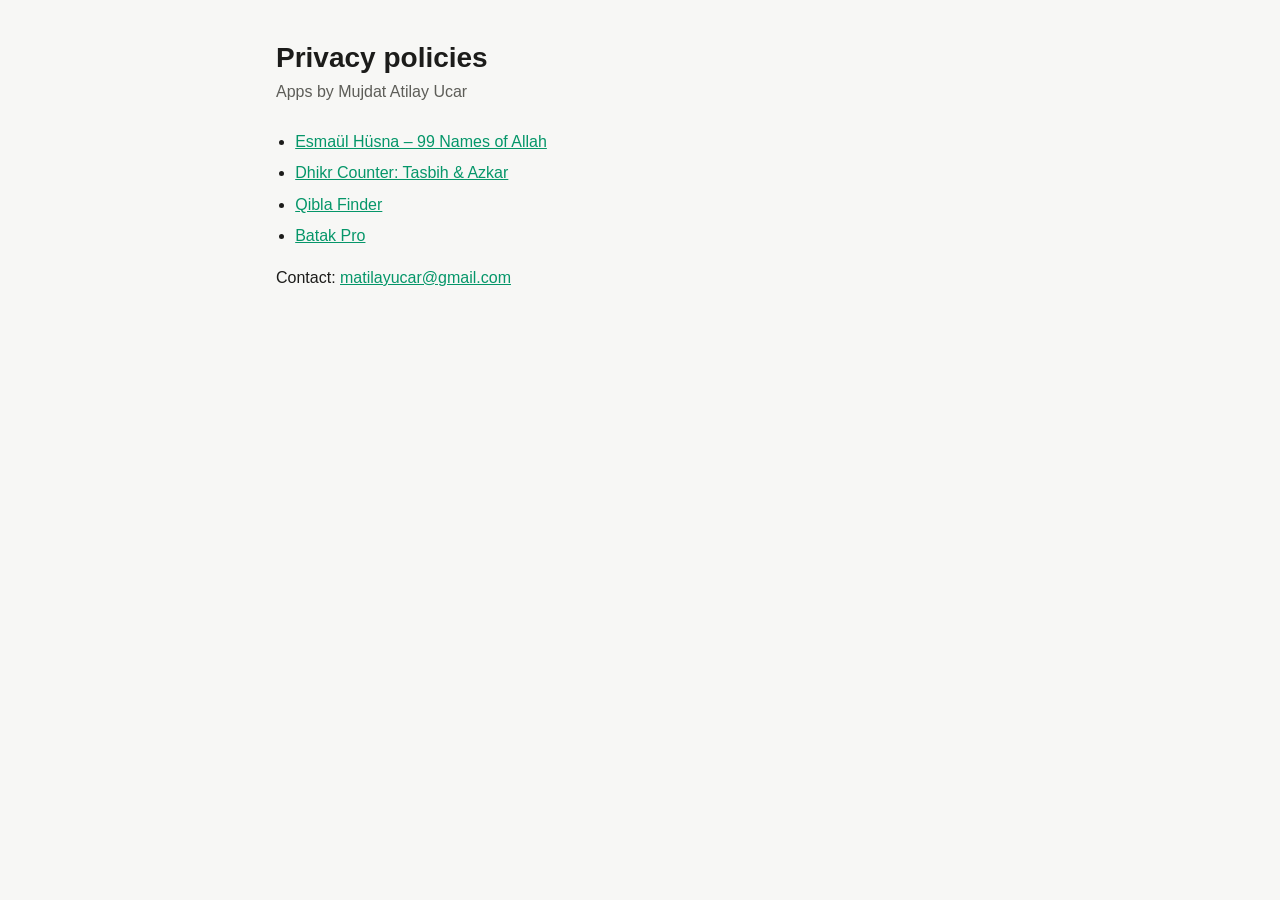
<file: index.html>
<!doctype html><html lang="en"><head><meta charset="utf-8"><meta name="viewport" content="width=device-width,initial-scale=1"><title>App Privacy Policies</title><link rel="stylesheet" href="style.css"></head><body><main><h1>Privacy policies</h1><p class="meta">Apps by Mujdat Atilay Ucar</p><ul><li><a href="esma/privacy-policy.html">Esmaül Hüsna – 99 Names of Allah</a></li><li><a href="dhikr/privacy-policy.html">Dhikr Counter: Tasbih &amp; Azkar</a></li><li><a href="qibla/privacy-policy.html">Qibla Finder</a></li><li><a href="batak/privacy-policy.html">Batak Pro</a></li></ul><p>Contact: <a href="mailto:matilayucar@gmail.com">matilayucar@gmail.com</a></p></main></body></html>
</file>
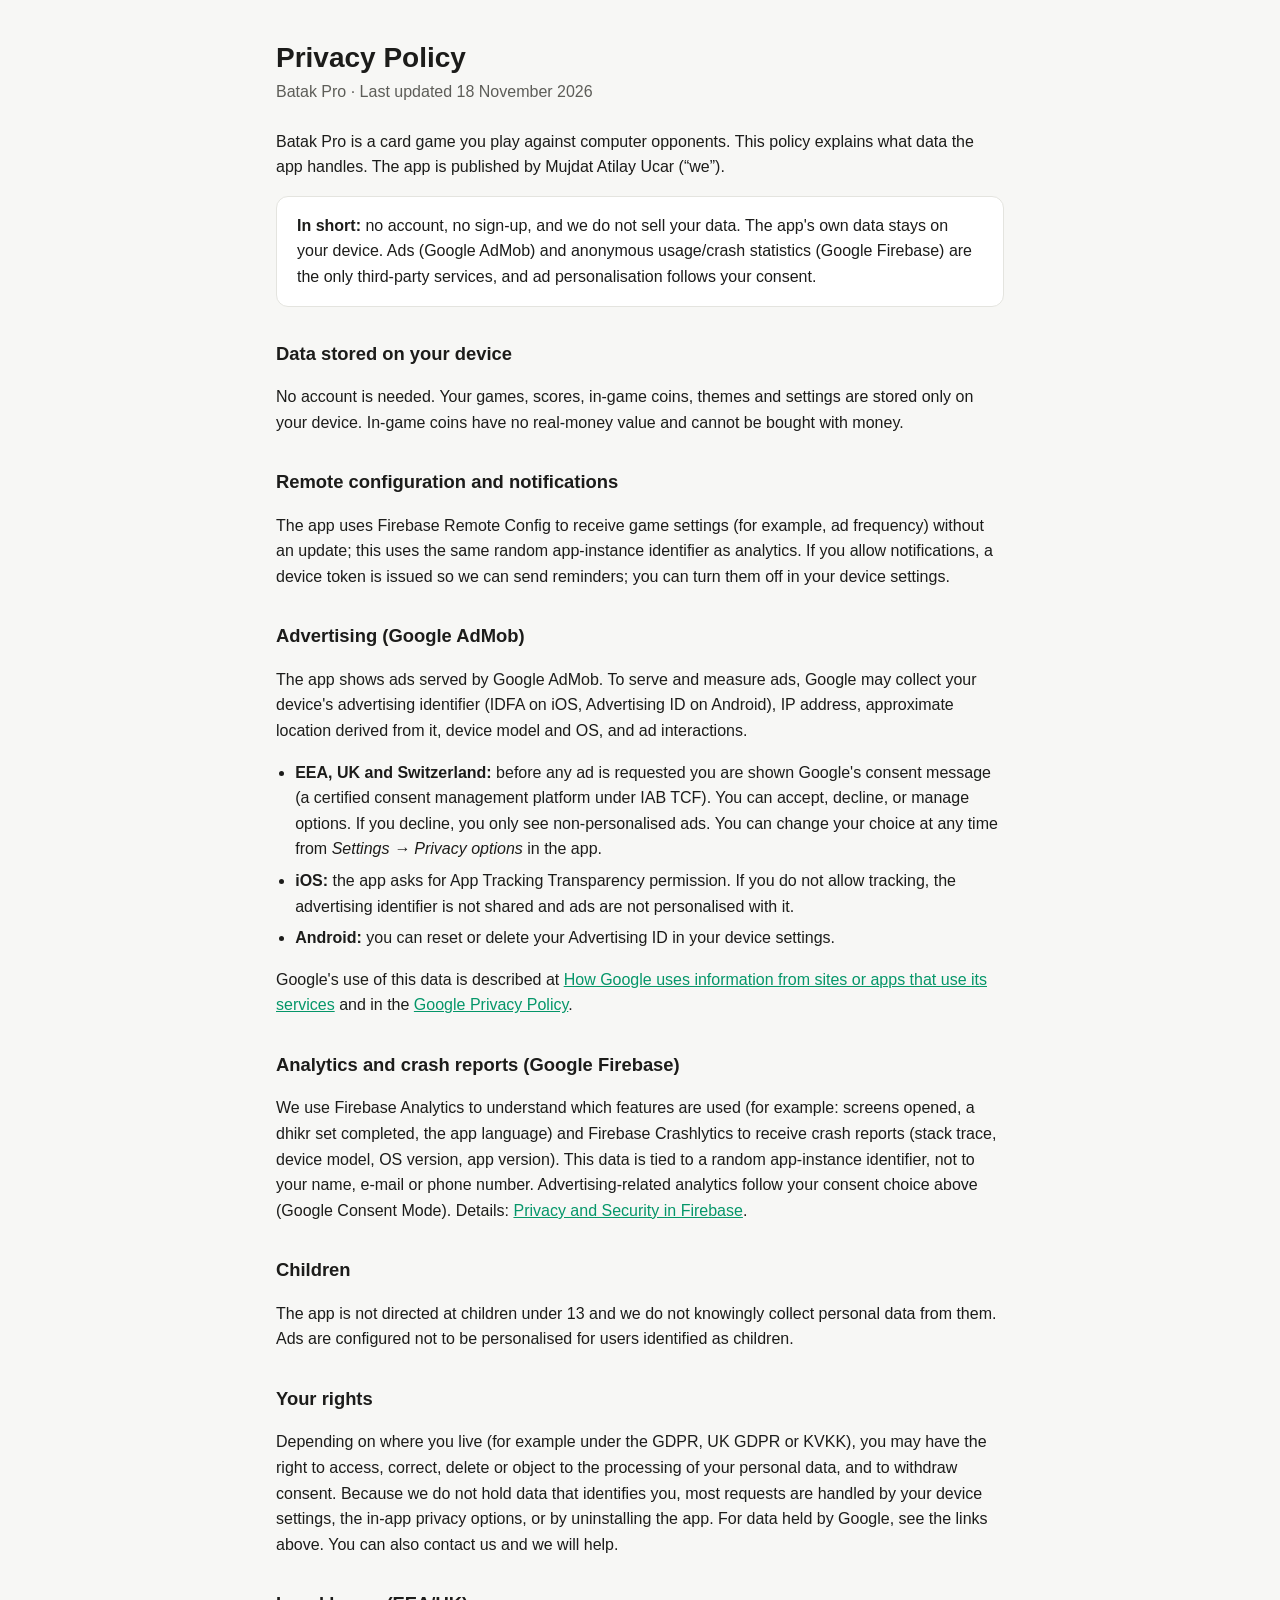
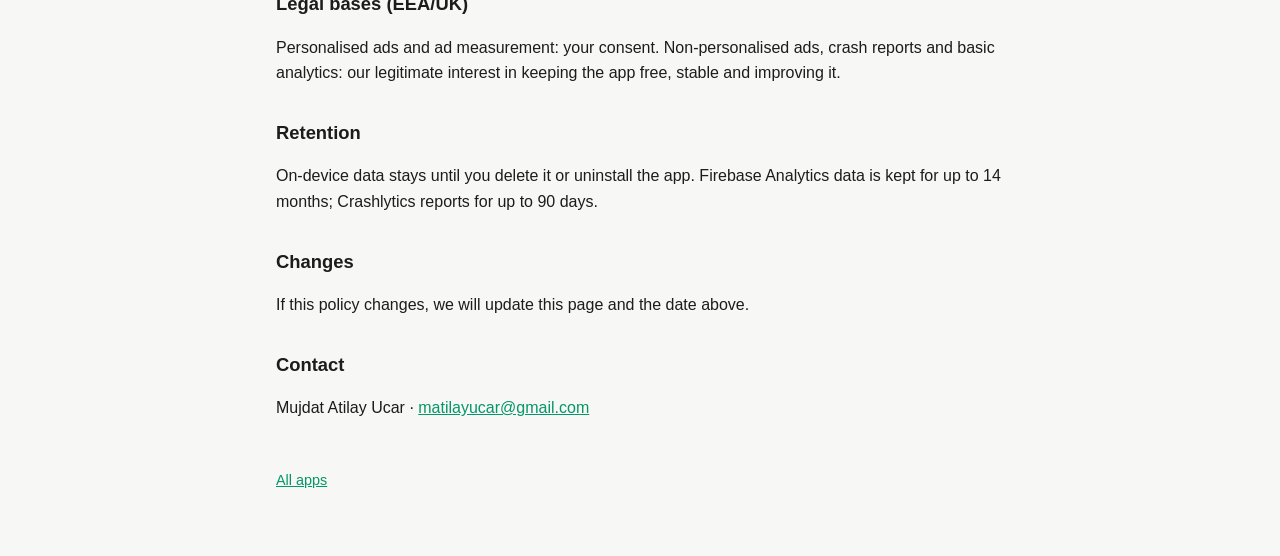
<file: batak/privacy-policy.html>
<!doctype html><html lang="en"><head><meta charset="utf-8"><meta name="viewport" content="width=device-width,initial-scale=1">
<title>Batak Pro – Privacy Policy</title><link rel="stylesheet" href="../style.css"></head><body><main>
<h1>Privacy Policy</h1><p class="meta">Batak Pro &middot; Last updated 18 November 2026</p>
<p>Batak Pro is a card game you play against computer opponents. This policy explains what data the app handles. The app is published by Mujdat Atilay Ucar (“we”).</p>
<div class="card"><strong>In short:</strong> no account, no sign-up, and we do not sell your data. The app's own data stays on your device. Ads (Google AdMob) and anonymous usage/crash statistics (Google Firebase) are the only third-party services, and ad personalisation follows your consent.</div>
<h2>Data stored on your device</h2><p>No account is needed. Your games, scores, in-game coins, themes and settings are stored only on your device. In-game coins have no real-money value and cannot be bought with money.</p>
<h2>Remote configuration and notifications</h2>
<p>The app uses Firebase Remote Config to receive game settings (for example, ad frequency) without an update; this uses the same random app-instance identifier as analytics. If you allow notifications, a device token is issued so we can send reminders; you can turn them off in your device settings.</p>
<h2>Advertising (Google AdMob)</h2>
<p>The app shows ads served by Google AdMob. To serve and measure ads, Google may collect your device's advertising identifier (IDFA on iOS, Advertising ID on Android), IP address, approximate location derived from it, device model and OS, and ad interactions.</p>
<ul>
<li><strong>EEA, UK and Switzerland:</strong> before any ad is requested you are shown Google's consent message (a certified consent management platform under IAB TCF). You can accept, decline, or manage options. If you decline, you only see non-personalised ads. You can change your choice at any time from <em>Settings &rarr; Privacy options</em> in the app.</li>
<li><strong>iOS:</strong> the app asks for App Tracking Transparency permission. If you do not allow tracking, the advertising identifier is not shared and ads are not personalised with it.</li>
<li><strong>Android:</strong> you can reset or delete your Advertising ID in your device settings.</li>
</ul>
<p>Google's use of this data is described at <a href="https://policies.google.com/technologies/partner-sites">How Google uses information from sites or apps that use its services</a> and in the <a href="https://policies.google.com/privacy">Google Privacy Policy</a>.</p>

<h2>Analytics and crash reports (Google Firebase)</h2>
<p>We use Firebase Analytics to understand which features are used (for example: screens opened, a dhikr set completed, the app language) and Firebase Crashlytics to receive crash reports (stack trace, device model, OS version, app version). This data is tied to a random app-instance identifier, not to your name, e-mail or phone number. Advertising-related analytics follow your consent choice above (Google Consent Mode). Details: <a href="https://firebase.google.com/support/privacy">Privacy and Security in Firebase</a>.</p>

<h2>Children</h2><p>The app is not directed at children under 13 and we do not knowingly collect personal data from them. Ads are configured not to be personalised for users identified as children.</p>
<h2>Your rights</h2><p>Depending on where you live (for example under the GDPR, UK GDPR or KVKK), you may have the right to access, correct, delete or object to the processing of your personal data, and to withdraw consent. Because we do not hold data that identifies you, most requests are handled by your device settings, the in-app privacy options, or by uninstalling the app. For data held by Google, see the links above. You can also contact us and we will help.</p>
<h2>Legal bases (EEA/UK)</h2><p>Personalised ads and ad measurement: your consent. Non-personalised ads, crash reports and basic analytics: our legitimate interest in keeping the app free, stable and improving it.</p>
<h2>Retention</h2><p>On-device data stays until you delete it or uninstall the app. Firebase Analytics data is kept for up to 14 months; Crashlytics reports for up to 90 days.</p>
<h2>Changes</h2><p>If this policy changes, we will update this page and the date above.</p>
<h2>Contact</h2><p>Mujdat Atilay Ucar &middot; <a href="mailto:matilayucar@gmail.com">matilayucar@gmail.com</a></p>
<footer><a href="../">All apps</a></footer></main></body></html>
</file>
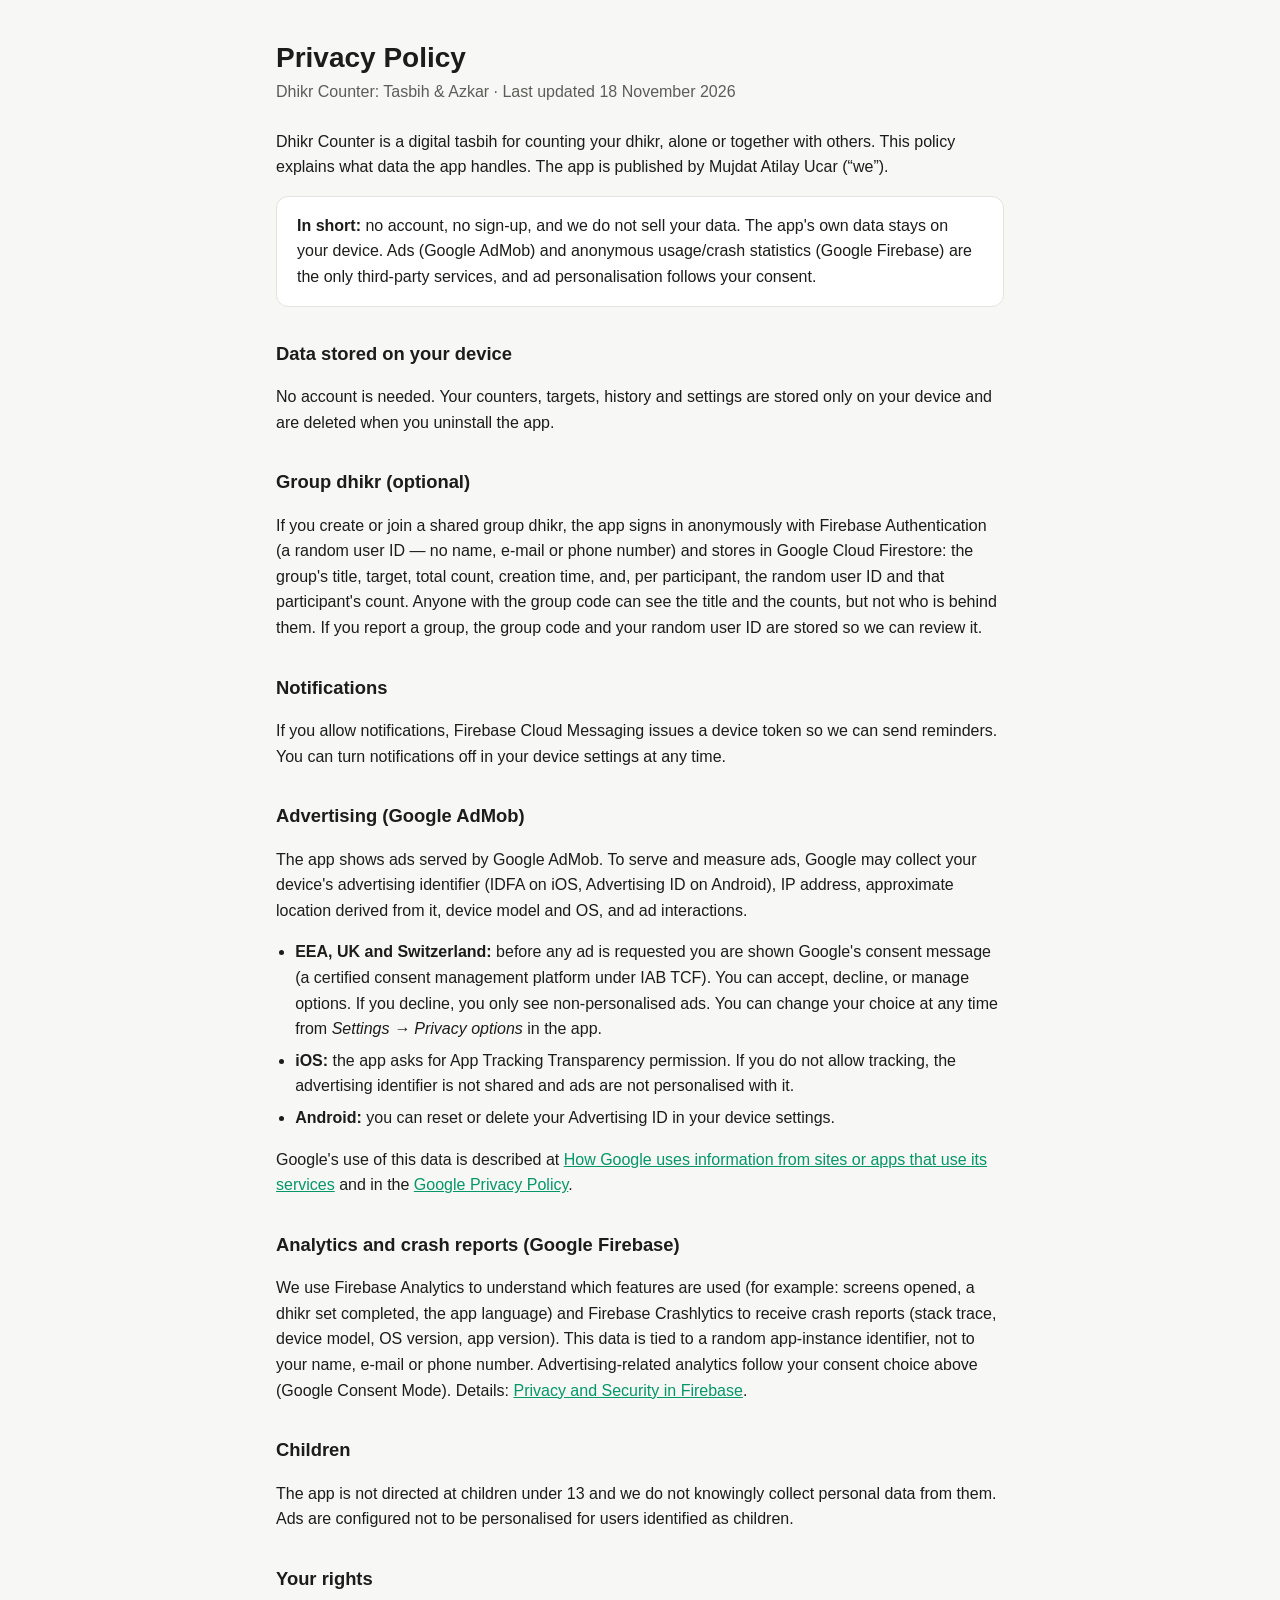
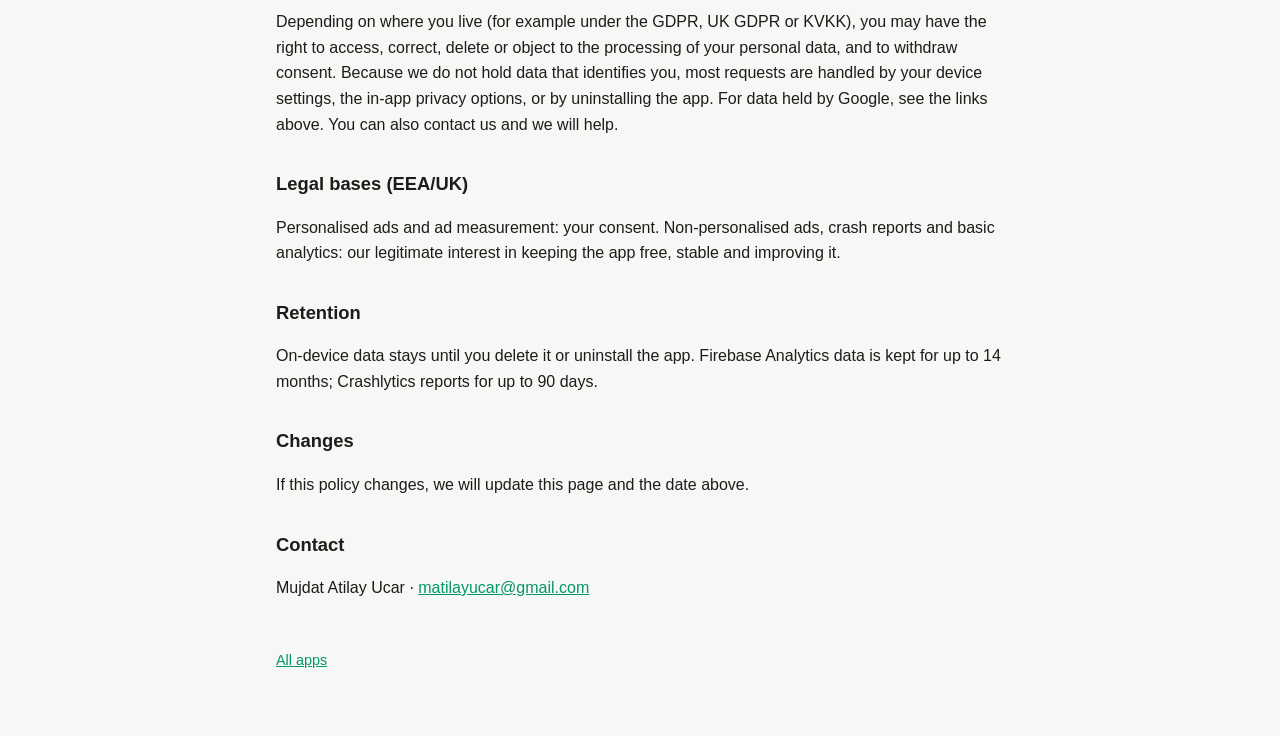
<file: dhikr/privacy-policy.html>
<!doctype html><html lang="en"><head><meta charset="utf-8"><meta name="viewport" content="width=device-width,initial-scale=1">
<title>Dhikr Counter – Privacy Policy</title><link rel="stylesheet" href="../style.css"></head><body><main>
<h1>Privacy Policy</h1><p class="meta">Dhikr Counter: Tasbih &amp; Azkar &middot; Last updated 18 November 2026</p>
<p>Dhikr Counter is a digital tasbih for counting your dhikr, alone or together with others. This policy explains what data the app handles. The app is published by Mujdat Atilay Ucar (“we”).</p>
<div class="card"><strong>In short:</strong> no account, no sign-up, and we do not sell your data. The app's own data stays on your device. Ads (Google AdMob) and anonymous usage/crash statistics (Google Firebase) are the only third-party services, and ad personalisation follows your consent.</div>
<h2>Data stored on your device</h2><p>No account is needed. Your counters, targets, history and settings are stored only on your device and are deleted when you uninstall the app.</p>
<h2>Group dhikr (optional)</h2>
<p>If you create or join a shared group dhikr, the app signs in anonymously with Firebase Authentication (a random user ID — no name, e-mail or phone number) and stores in Google Cloud Firestore: the group's title, target, total count, creation time, and, per participant, the random user ID and that participant's count. Anyone with the group code can see the title and the counts, but not who is behind them. If you report a group, the group code and your random user ID are stored so we can review it.</p>
<h2>Notifications</h2>
<p>If you allow notifications, Firebase Cloud Messaging issues a device token so we can send reminders. You can turn notifications off in your device settings at any time.</p>
<h2>Advertising (Google AdMob)</h2>
<p>The app shows ads served by Google AdMob. To serve and measure ads, Google may collect your device's advertising identifier (IDFA on iOS, Advertising ID on Android), IP address, approximate location derived from it, device model and OS, and ad interactions.</p>
<ul>
<li><strong>EEA, UK and Switzerland:</strong> before any ad is requested you are shown Google's consent message (a certified consent management platform under IAB TCF). You can accept, decline, or manage options. If you decline, you only see non-personalised ads. You can change your choice at any time from <em>Settings &rarr; Privacy options</em> in the app.</li>
<li><strong>iOS:</strong> the app asks for App Tracking Transparency permission. If you do not allow tracking, the advertising identifier is not shared and ads are not personalised with it.</li>
<li><strong>Android:</strong> you can reset or delete your Advertising ID in your device settings.</li>
</ul>
<p>Google's use of this data is described at <a href="https://policies.google.com/technologies/partner-sites">How Google uses information from sites or apps that use its services</a> and in the <a href="https://policies.google.com/privacy">Google Privacy Policy</a>.</p>

<h2>Analytics and crash reports (Google Firebase)</h2>
<p>We use Firebase Analytics to understand which features are used (for example: screens opened, a dhikr set completed, the app language) and Firebase Crashlytics to receive crash reports (stack trace, device model, OS version, app version). This data is tied to a random app-instance identifier, not to your name, e-mail or phone number. Advertising-related analytics follow your consent choice above (Google Consent Mode). Details: <a href="https://firebase.google.com/support/privacy">Privacy and Security in Firebase</a>.</p>

<h2>Children</h2><p>The app is not directed at children under 13 and we do not knowingly collect personal data from them. Ads are configured not to be personalised for users identified as children.</p>
<h2>Your rights</h2><p>Depending on where you live (for example under the GDPR, UK GDPR or KVKK), you may have the right to access, correct, delete or object to the processing of your personal data, and to withdraw consent. Because we do not hold data that identifies you, most requests are handled by your device settings, the in-app privacy options, or by uninstalling the app. For data held by Google, see the links above. You can also contact us and we will help.</p>
<h2>Legal bases (EEA/UK)</h2><p>Personalised ads and ad measurement: your consent. Non-personalised ads, crash reports and basic analytics: our legitimate interest in keeping the app free, stable and improving it.</p>
<h2>Retention</h2><p>On-device data stays until you delete it or uninstall the app. Firebase Analytics data is kept for up to 14 months; Crashlytics reports for up to 90 days.</p>
<h2>Changes</h2><p>If this policy changes, we will update this page and the date above.</p>
<h2>Contact</h2><p>Mujdat Atilay Ucar &middot; <a href="mailto:matilayucar@gmail.com">matilayucar@gmail.com</a></p>
<footer><a href="../">All apps</a></footer></main></body></html>
</file>
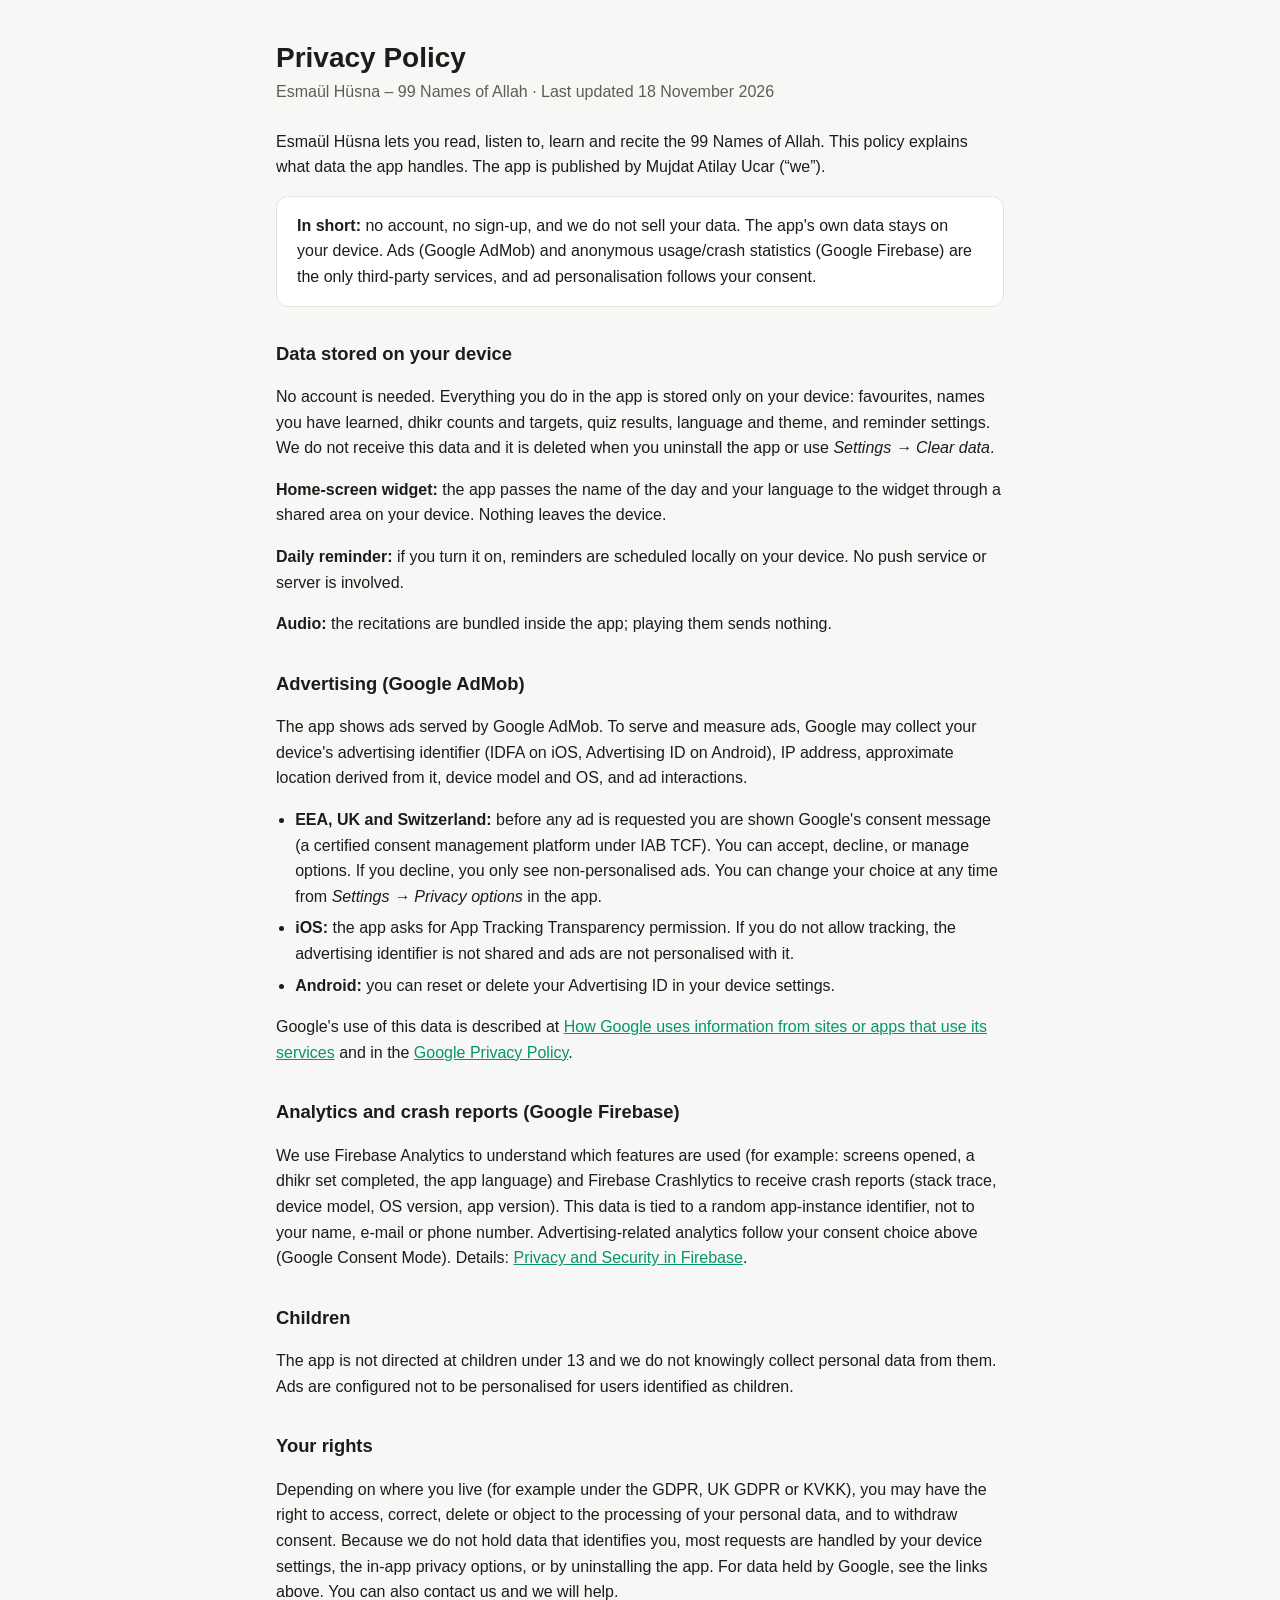
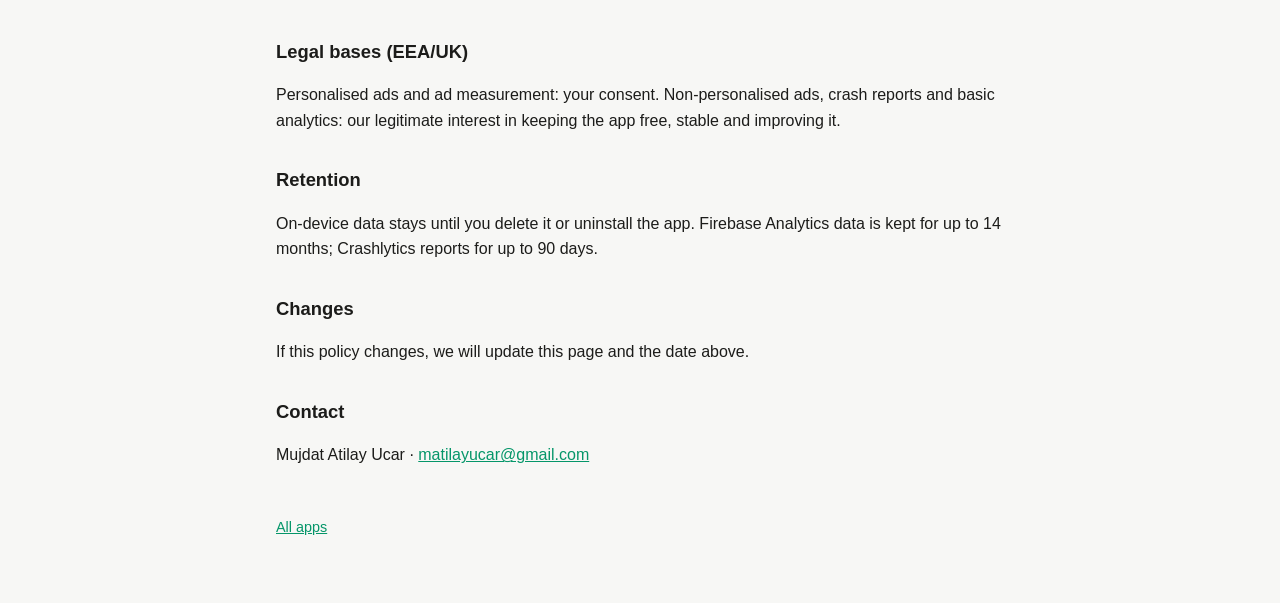
<file: esma/privacy-policy.html>
<!doctype html><html lang="en"><head><meta charset="utf-8"><meta name="viewport" content="width=device-width,initial-scale=1">
<title>Esmaül Hüsna – Privacy Policy</title><link rel="stylesheet" href="../style.css"></head><body><main>
<h1>Privacy Policy</h1><p class="meta">Esmaül Hüsna – 99 Names of Allah &middot; Last updated 18 November 2026</p>
<p>Esmaül Hüsna lets you read, listen to, learn and recite the 99 Names of Allah. This policy explains what data the app handles. The app is published by Mujdat Atilay Ucar (“we”).</p>
<div class="card"><strong>In short:</strong> no account, no sign-up, and we do not sell your data. The app's own data stays on your device. Ads (Google AdMob) and anonymous usage/crash statistics (Google Firebase) are the only third-party services, and ad personalisation follows your consent.</div>
<h2>Data stored on your device</h2><p>No account is needed. Everything you do in the app is stored only on your device: favourites, names you have learned, dhikr counts and targets, quiz results, language and theme, and reminder settings. We do not receive this data and it is deleted when you uninstall the app or use <em>Settings &rarr; Clear data</em>.</p>
<p><strong>Home-screen widget:</strong> the app passes the name of the day and your language to the widget through a shared area on your device. Nothing leaves the device.</p>
<p><strong>Daily reminder:</strong> if you turn it on, reminders are scheduled locally on your device. No push service or server is involved.</p>
<p><strong>Audio:</strong> the recitations are bundled inside the app; playing them sends nothing.</p>

<h2>Advertising (Google AdMob)</h2>
<p>The app shows ads served by Google AdMob. To serve and measure ads, Google may collect your device's advertising identifier (IDFA on iOS, Advertising ID on Android), IP address, approximate location derived from it, device model and OS, and ad interactions.</p>
<ul>
<li><strong>EEA, UK and Switzerland:</strong> before any ad is requested you are shown Google's consent message (a certified consent management platform under IAB TCF). You can accept, decline, or manage options. If you decline, you only see non-personalised ads. You can change your choice at any time from <em>Settings &rarr; Privacy options</em> in the app.</li>
<li><strong>iOS:</strong> the app asks for App Tracking Transparency permission. If you do not allow tracking, the advertising identifier is not shared and ads are not personalised with it.</li>
<li><strong>Android:</strong> you can reset or delete your Advertising ID in your device settings.</li>
</ul>
<p>Google's use of this data is described at <a href="https://policies.google.com/technologies/partner-sites">How Google uses information from sites or apps that use its services</a> and in the <a href="https://policies.google.com/privacy">Google Privacy Policy</a>.</p>

<h2>Analytics and crash reports (Google Firebase)</h2>
<p>We use Firebase Analytics to understand which features are used (for example: screens opened, a dhikr set completed, the app language) and Firebase Crashlytics to receive crash reports (stack trace, device model, OS version, app version). This data is tied to a random app-instance identifier, not to your name, e-mail or phone number. Advertising-related analytics follow your consent choice above (Google Consent Mode). Details: <a href="https://firebase.google.com/support/privacy">Privacy and Security in Firebase</a>.</p>

<h2>Children</h2><p>The app is not directed at children under 13 and we do not knowingly collect personal data from them. Ads are configured not to be personalised for users identified as children.</p>
<h2>Your rights</h2><p>Depending on where you live (for example under the GDPR, UK GDPR or KVKK), you may have the right to access, correct, delete or object to the processing of your personal data, and to withdraw consent. Because we do not hold data that identifies you, most requests are handled by your device settings, the in-app privacy options, or by uninstalling the app. For data held by Google, see the links above. You can also contact us and we will help.</p>
<h2>Legal bases (EEA/UK)</h2><p>Personalised ads and ad measurement: your consent. Non-personalised ads, crash reports and basic analytics: our legitimate interest in keeping the app free, stable and improving it.</p>
<h2>Retention</h2><p>On-device data stays until you delete it or uninstall the app. Firebase Analytics data is kept for up to 14 months; Crashlytics reports for up to 90 days.</p>
<h2>Changes</h2><p>If this policy changes, we will update this page and the date above.</p>
<h2>Contact</h2><p>Mujdat Atilay Ucar &middot; <a href="mailto:matilayucar@gmail.com">matilayucar@gmail.com</a></p>
<footer><a href="../">All apps</a></footer></main></body></html>
</file>
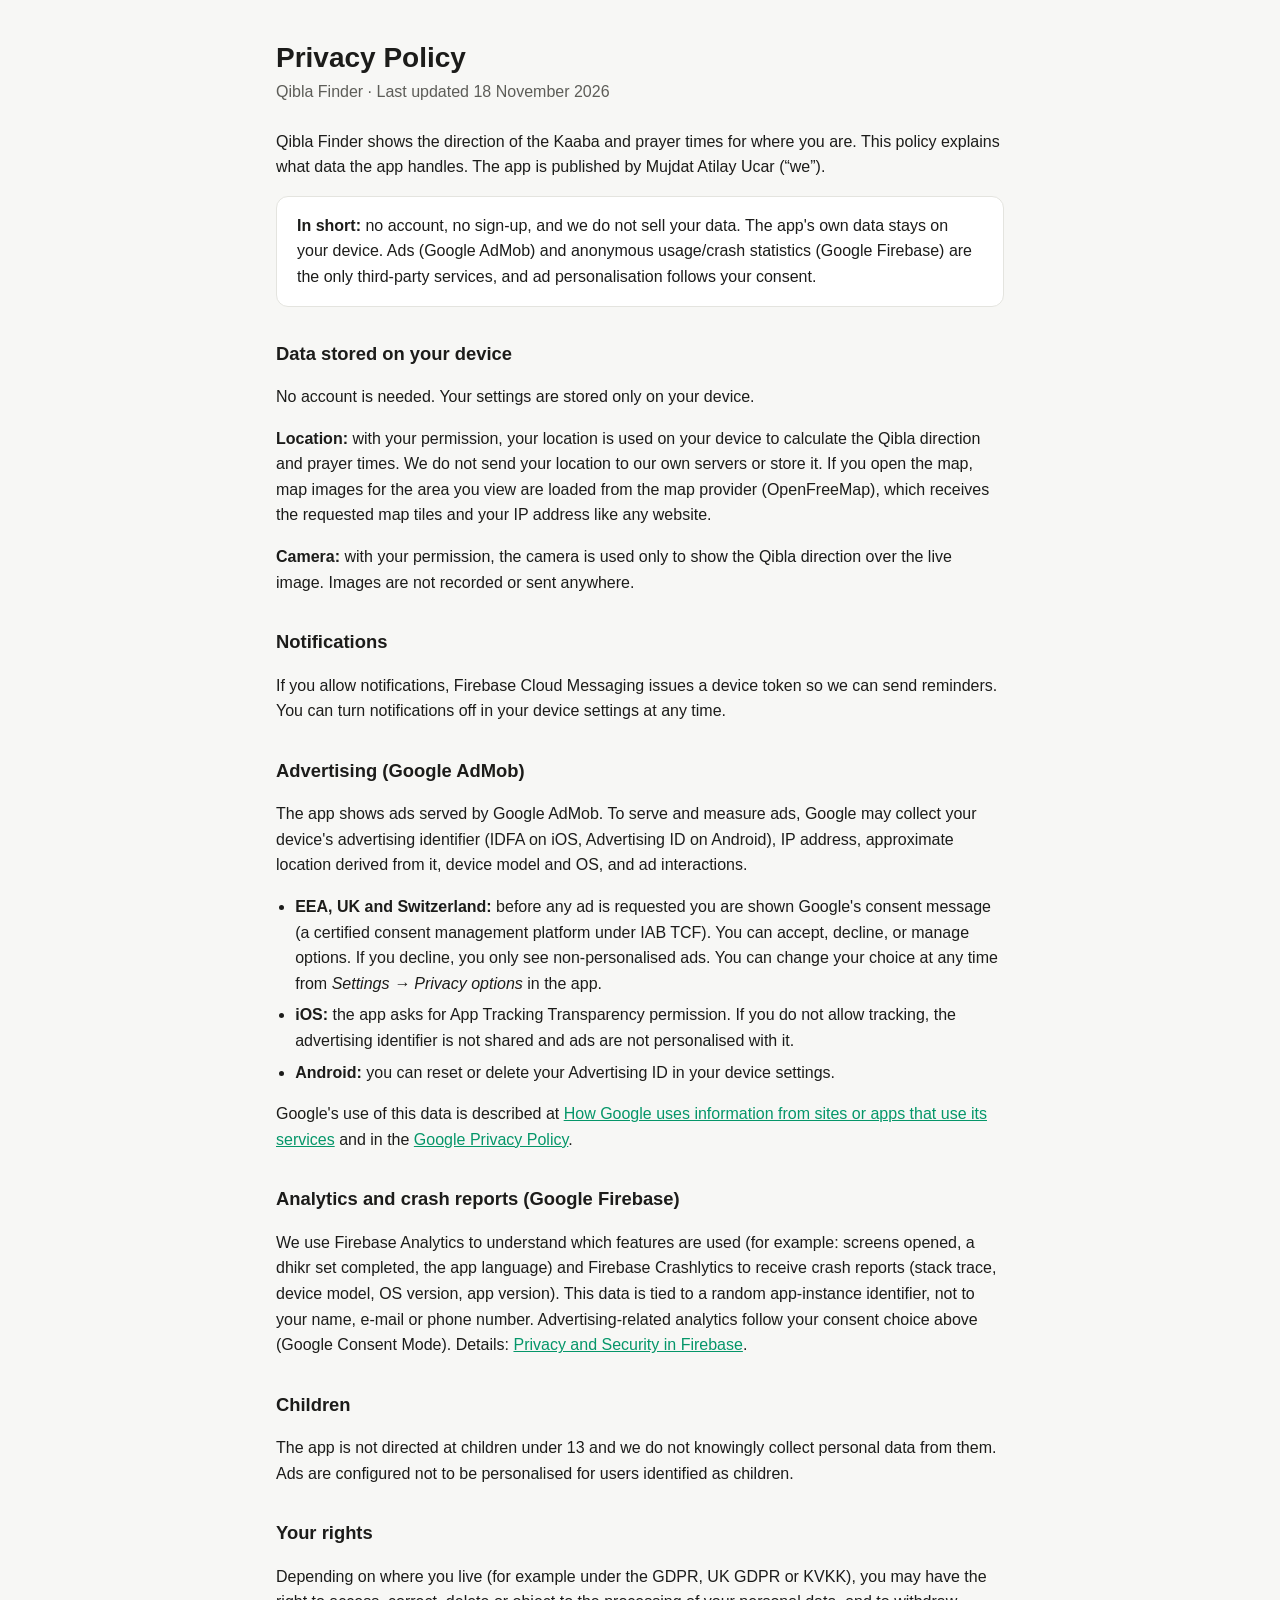
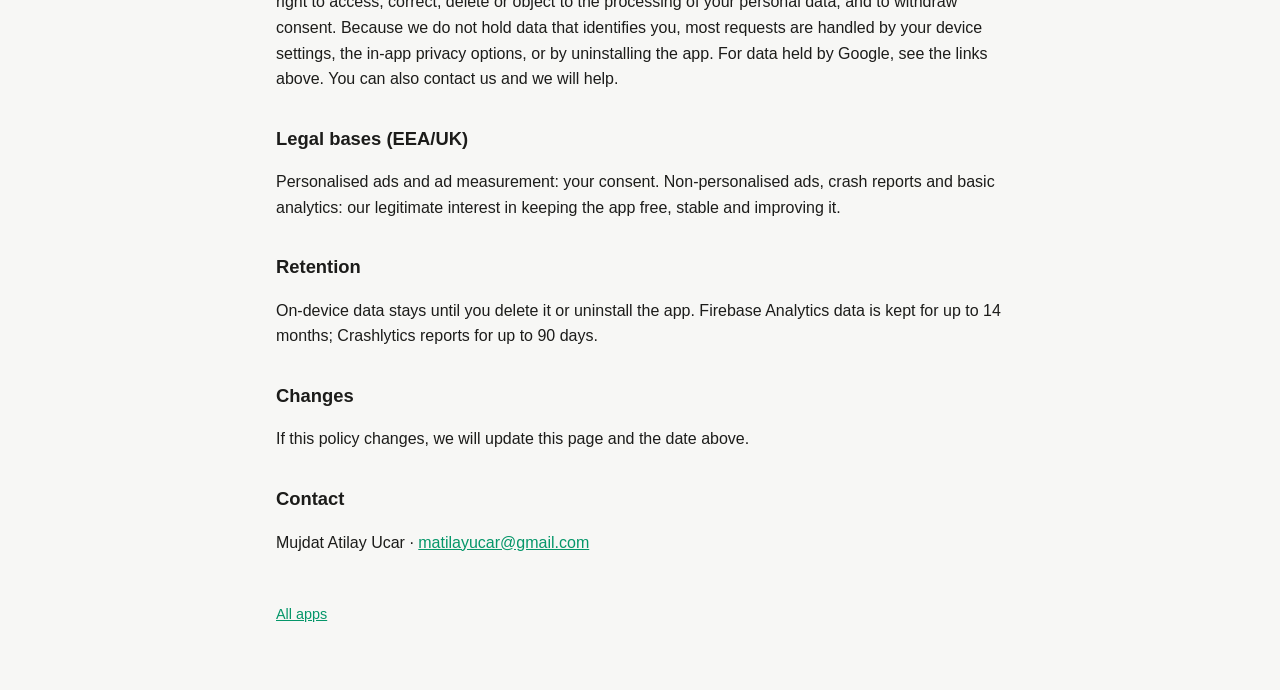
<file: qibla/privacy-policy.html>
<!doctype html><html lang="en"><head><meta charset="utf-8"><meta name="viewport" content="width=device-width,initial-scale=1">
<title>Qibla Finder – Privacy Policy</title><link rel="stylesheet" href="../style.css"></head><body><main>
<h1>Privacy Policy</h1><p class="meta">Qibla Finder &middot; Last updated 18 November 2026</p>
<p>Qibla Finder shows the direction of the Kaaba and prayer times for where you are. This policy explains what data the app handles. The app is published by Mujdat Atilay Ucar (“we”).</p>
<div class="card"><strong>In short:</strong> no account, no sign-up, and we do not sell your data. The app's own data stays on your device. Ads (Google AdMob) and anonymous usage/crash statistics (Google Firebase) are the only third-party services, and ad personalisation follows your consent.</div>
<h2>Data stored on your device</h2><p>No account is needed. Your settings are stored only on your device.</p>
<p><strong>Location:</strong> with your permission, your location is used on your device to calculate the Qibla direction and prayer times. We do not send your location to our own servers or store it. If you open the map, map images for the area you view are loaded from the map provider (OpenFreeMap), which receives the requested map tiles and your IP address like any website.</p>
<p><strong>Camera:</strong> with your permission, the camera is used only to show the Qibla direction over the live image. Images are not recorded or sent anywhere.</p>
<h2>Notifications</h2>
<p>If you allow notifications, Firebase Cloud Messaging issues a device token so we can send reminders. You can turn notifications off in your device settings at any time.</p>
<h2>Advertising (Google AdMob)</h2>
<p>The app shows ads served by Google AdMob. To serve and measure ads, Google may collect your device's advertising identifier (IDFA on iOS, Advertising ID on Android), IP address, approximate location derived from it, device model and OS, and ad interactions.</p>
<ul>
<li><strong>EEA, UK and Switzerland:</strong> before any ad is requested you are shown Google's consent message (a certified consent management platform under IAB TCF). You can accept, decline, or manage options. If you decline, you only see non-personalised ads. You can change your choice at any time from <em>Settings &rarr; Privacy options</em> in the app.</li>
<li><strong>iOS:</strong> the app asks for App Tracking Transparency permission. If you do not allow tracking, the advertising identifier is not shared and ads are not personalised with it.</li>
<li><strong>Android:</strong> you can reset or delete your Advertising ID in your device settings.</li>
</ul>
<p>Google's use of this data is described at <a href="https://policies.google.com/technologies/partner-sites">How Google uses information from sites or apps that use its services</a> and in the <a href="https://policies.google.com/privacy">Google Privacy Policy</a>.</p>

<h2>Analytics and crash reports (Google Firebase)</h2>
<p>We use Firebase Analytics to understand which features are used (for example: screens opened, a dhikr set completed, the app language) and Firebase Crashlytics to receive crash reports (stack trace, device model, OS version, app version). This data is tied to a random app-instance identifier, not to your name, e-mail or phone number. Advertising-related analytics follow your consent choice above (Google Consent Mode). Details: <a href="https://firebase.google.com/support/privacy">Privacy and Security in Firebase</a>.</p>

<h2>Children</h2><p>The app is not directed at children under 13 and we do not knowingly collect personal data from them. Ads are configured not to be personalised for users identified as children.</p>
<h2>Your rights</h2><p>Depending on where you live (for example under the GDPR, UK GDPR or KVKK), you may have the right to access, correct, delete or object to the processing of your personal data, and to withdraw consent. Because we do not hold data that identifies you, most requests are handled by your device settings, the in-app privacy options, or by uninstalling the app. For data held by Google, see the links above. You can also contact us and we will help.</p>
<h2>Legal bases (EEA/UK)</h2><p>Personalised ads and ad measurement: your consent. Non-personalised ads, crash reports and basic analytics: our legitimate interest in keeping the app free, stable and improving it.</p>
<h2>Retention</h2><p>On-device data stays until you delete it or uninstall the app. Firebase Analytics data is kept for up to 14 months; Crashlytics reports for up to 90 days.</p>
<h2>Changes</h2><p>If this policy changes, we will update this page and the date above.</p>
<h2>Contact</h2><p>Mujdat Atilay Ucar &middot; <a href="mailto:matilayucar@gmail.com">matilayucar@gmail.com</a></p>
<footer><a href="../">All apps</a></footer></main></body></html>
</file>
<file: style.css>
:root{--bg:#f7f7f5;--fg:#1c1c1a;--muted:#5d5d58;--accent:#059669;--card:#fff;--line:#e4e4df}
@media (prefers-color-scheme:dark){:root{--bg:#121412;--fg:#ecece8;--muted:#a3a39c;--accent:#34d399;--card:#1b1d1b;--line:#2b2e2b}}
*{box-sizing:border-box}body{margin:0;background:var(--bg);color:var(--fg);font:16px/1.6 -apple-system,BlinkMacSystemFont,"Segoe UI",Roboto,sans-serif}
main{max-width:760px;margin:0 auto;padding:40px 16px 64px}h1{font-size:1.75rem;line-height:1.25;margin:0 0 4px}h2{font-size:1.15rem;margin:32px 0 8px}
.meta{color:var(--muted);margin:0 0 24px}a{color:var(--accent)}ul{padding-left:1.2em}li{margin:6px 0}
.card{background:var(--card);border:1px solid var(--line);border-radius:12px;padding:16px 20px;margin:12px 0}footer{margin-top:48px;color:var(--muted);font-size:.9rem}
</file>
